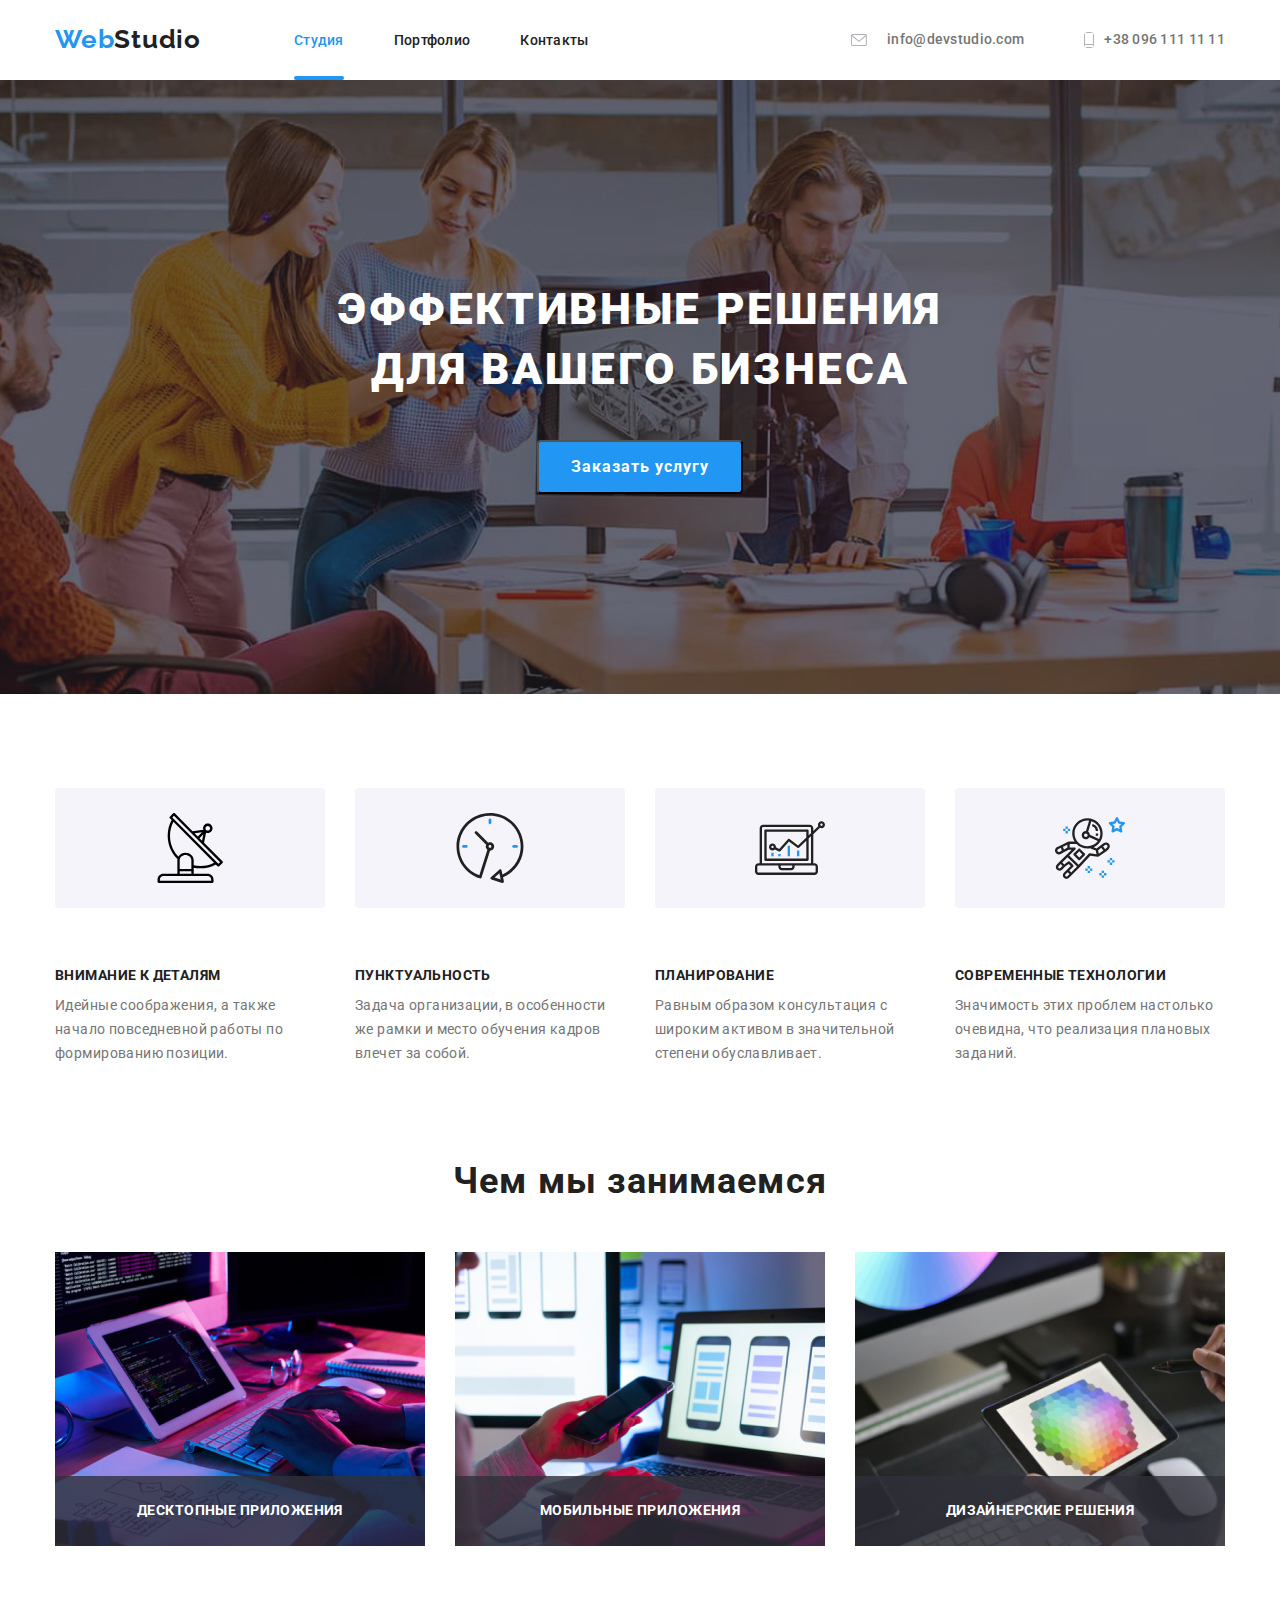
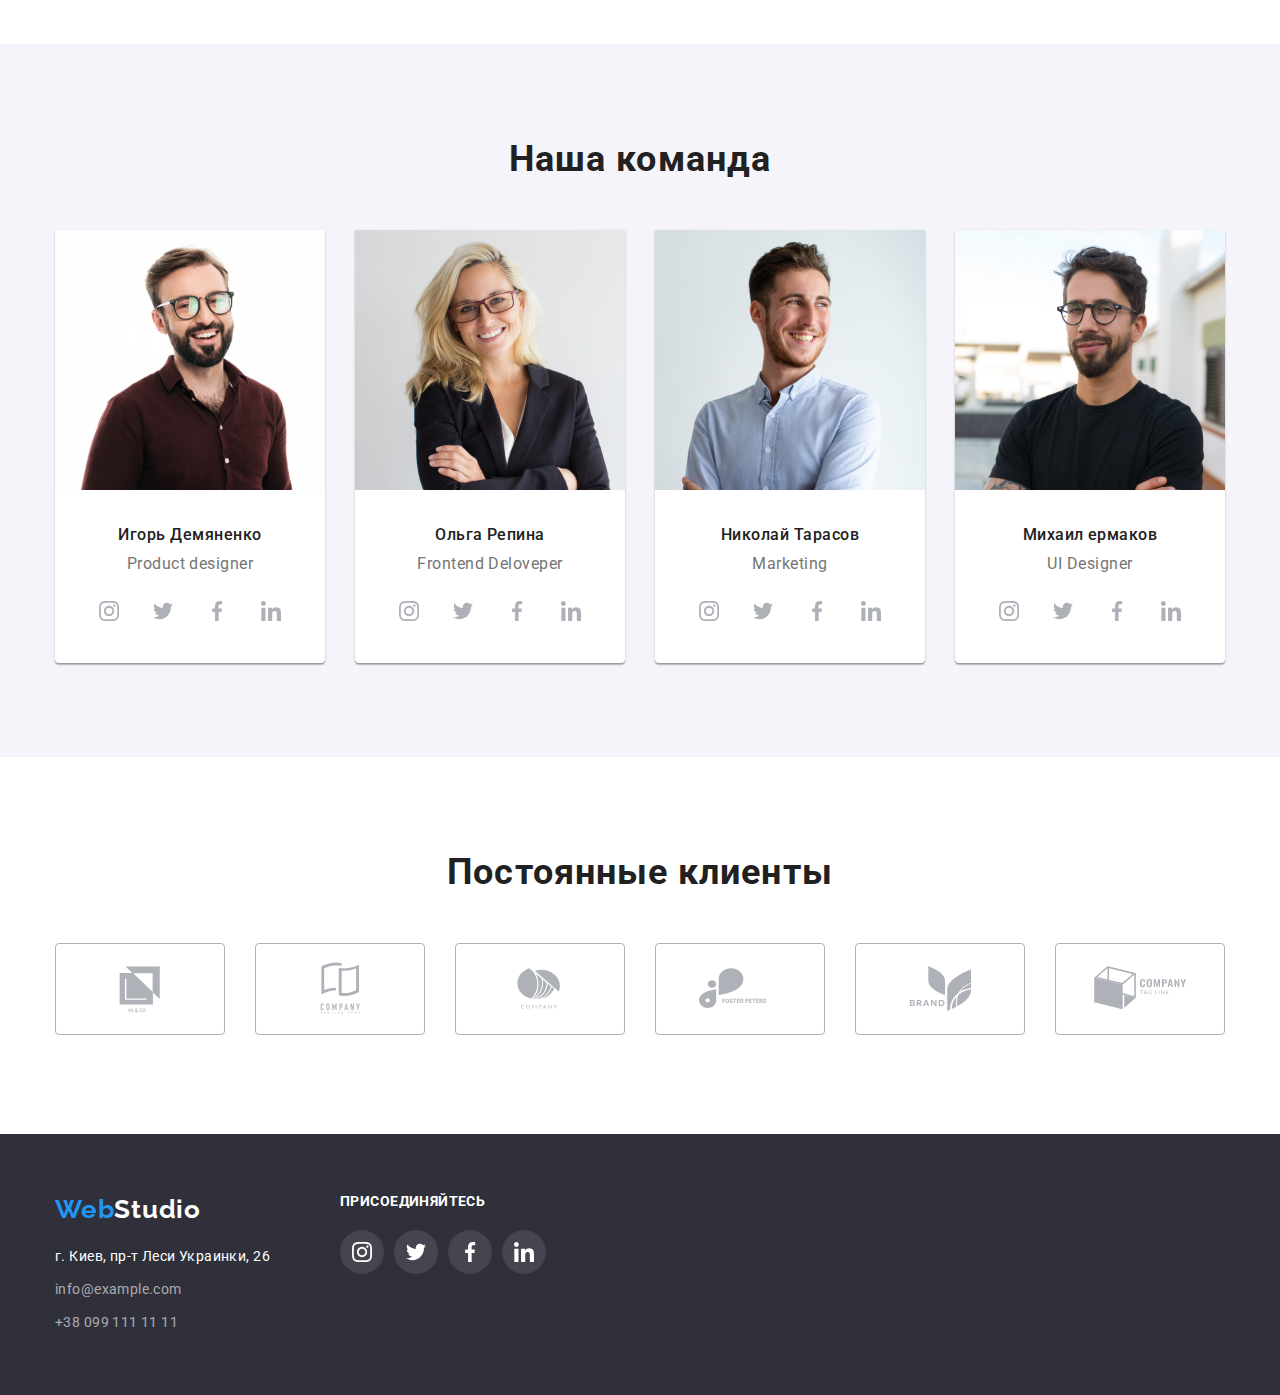
<file: index.html>
<!DOCTYPE html>
<html lang="en">
<head>
    <meta charset="UTF-8">
    <meta http-equiv="X-UA-Compatible" content="IE=edge">
    <meta name="viewport" content="width=device-width, initial-scale=1.0">
    <title>Document</title>
   
       <link rel="preconnect" href="https://fonts.googleapis.com">
    <link rel="preconnect" href="https://fonts.gstatic.com" crossorigin>
    <link href="https://fonts.googleapis.com/css2?family=Raleway:wght@700&family=Roboto:wght@400;500;700;900&display=swap" rel="stylesheet">
   
   
    <link rel="stylesheet" href="https://cdnjs.cloudflare.com/ajax/libs/modern-normalize/1.1.0/modern-normalize.min.css">
    <link rel="stylesheet" href="./css/styles.css">
</head>
<body>
    
    <header class="header"> 
        <div class="container">
            <div class="header-logadres">
                <nav>
                    <ul class="header-nav"> 
                        <li class="logo"> <a  href ="./webstodio.html" class="logo-ferst"> Web<span class="logo-lest">Studio </span> </a></li>
                      

                        <li class="item"> <a href = "./index.html" class="header-aktiv">Студия  </a>  </li>
                        
                        <li class="item"> <a href = "./portfolio.html" class="header-link" >Портфолио</a>  </li>
                        <li class="item"> <a href = "" class="header-link">Контакты</a>  </li>
                       
                    </ul>
                </nav> 
                <ul class="header-cont">
                    <div class="header-logadres header-hover">
                        <li class="item email"> 
                            <svg class="clients-icon email" height="12"   width="16">
                                <use href="./images/symbol-defs.svg#icon-email"></use>
                            </svg>
                            <a class="header-webadres" href = "mailto: info@devstudio.com" >info@devstudio.com </a>
                        </li> 
                        <li class="item web">
                            <svg class="clients-icon web" height="16"   width="10">
                                <use href="./images/symbol-defs.svg#icon-tel"></use>
                            </svg>
                            <a href ="tel:+38 096 111 11 11" class="header-contacts"> +38 096 111 11 11  </a>
                        </li>
                    </div>
                </ul>
            </div>
        </div>
    </header>
  
<main> 




    <section class="center" > 
        <div class="overlay">
    <h1 class="ferst-fase"> ЭФФЕКТИВНЫЕ РЕШЕНИЯ <br> ДЛЯ ВАШЕГО БИЗНЕСА</h1>
  <a class="fersbotton-center" > <button type="button" class="ferst-button" data-modal-open >Заказать услугу </button>  </a>
        </div>
    </section> 
<section class="difer "> <!--diference-->

    <div class="container">   
    <div class="uldifference">
        <ul class="ullink difference">
            <li class="icon-first">
                <div class="differenceicon-center">
                <svg class="icon-fifference" width="70" height="70">
                    <use href="./images/symbol-defs.svg#icon-antenna"></use>
                </svg>
            </div>
            </li>
            <li class="icon-first">
                <div class="differenceicon-center">
                <svg class=""  width="70" height="70">
                    <use href="./images/symbol-defs.svg#icon-clock"></use>
                </svg> 
                </div>
            </li>
            <li class="icon-first">
                <div class="differenceicon-center">
                <svg class=""  width="70" height="70">
                    <use href="./images/symbol-defs.svg#icon-diagram"></use>
                </svg> 
                </div>
            </li>
            <li class="icon-first">
                <div class="differenceicon-center">
                <svg class=""  width="70" height="70">
                    <use href="./images/symbol-defs.svg#icon-astronaut"></use>
                </svg>
                </div>
            </li>
        </ul>
    
    
    <ul class="differenceflex">
        <!-- <div class="difference-item"> -->
        <li class="difference-icon item icon-antenna"> 
            <h3 class="difference">ВНИМАНИЕ К ДЕТАЛЯМ </h3>
            <p class="difference-p">Идейные соображения, а также начало повседневной работы по формированию позиции.</p>
        </li>
        <li class=" difference-icon item icon-clock"> 
            <h3 class="difference">ПУНКТУАЛЬНОСТЬ </h3>
            <p class="difference-p">Задача организации, в особенности же рамки и место обучения кадров влечет за собой.</p>
        </li>
        <li class=" difference-icon item icon-diagram"> 
            <h3 class="difference">ПЛАНИРОВАНИЕ</h3>
            <p class="difference-p">Равным образом консультация с широким активом в значительной степени обуславливает.</p>
        </li>
        <li class=" difference-icon item icon-astronaut"> 
            <h3 class="difference">СОВРЕМЕННЫЕ ТЕХНОЛОГИИ</h3>
            <p class="difference-p">Значимость этих проблем настолько очевидна, что реализация плановых заданий.</p>
        </li>
    </ul> 
</div>



    <!-- </div>   -->
</div>
</section>
<!--услуги-->  
<section class="container-work">
    <div class="container">
<h2 class="work"> Чем мы занимаемся </h2>

<ul class="imagedecor">
    <div class="item-work"  >
        <div class="work-position">
                    <li class=" ">
                        <img src="./images/image1.jpg" alt="Офис" width="370">
                    </li>
                    <div class="work-name" >
                        <h2 class="work-text">Десктопные приложения </h2>
                    </div>
        </div>
        </div>
    

        <div class="item-work"  >
            <div class="work-position">
                        <li class=" ">
                            <img src="./images/image2.jpg" alt="Прилажения" width="370">
                        </li>
                        <div class="work-name" >
                            <h2 class="work-text">Мобильные приложения</h2>
                        </div>
            </div>
            </div>


            <div class="item-work"  >
                <div class="work-position">
                            <li class=" ">
                                <img src="./images/image3.jpg" alt="web-дизайн" width="370">
                            </li>
                            <div class="work-name" >
                                <h2 class="work-text">Дизайнерские решения </h2>
                            </div>
                </div>
                </div>






</ul>
</div>
</section>
<!--команда-->  
    <section class="tim" >
        <div class="container">
<h2 class="team"> Наша команда</h2>
<ul class="teamdecor"> 
    <li class="item">
        <img src="./images/prep_1.jpg" alt="Демьяненко" width="270">
             <div class="team-center">
                <h3 class="team-name"> Игорь Демяненко</h3>
                <p class="team-position"> Product designer</p>
            </div>
    
            <ul class="ullink">

                <li class="lilink">  
                    <a  class="alink" href="https://www.instagram.com">
                    <svg class="linkcvg">
                        <use href="./images/symbol-defs.svg#icon-instagram"></use>
                    </svg> 
                    </a> 
                </li>

                <li class="lilink">  
                    <a  class="alink" href="https://twitter.com/">
                    <svg class="linkcvg">
                        <use href="./images/symbol-defs.svg#icon-twitter" > </use>
                    </svg>
                    </a> 
                </li>

                <li class="lilink"  > 
                    <a class="alink"  href="https://www.facebook.com/">
                        <svg class="linkcvg"> 
                            <use href="./images/symbol-defs.svg#icon-facebook" >  </use>
                           
                        </svg>
                    </a>
                </li> 
                 <li class="lilink">  
                   <a  class="alink" href="https://ua.linkedin.com/"> 
                    <svg class="linkcvg">
                        <use href="./images/symbol-defs.svg#icon-linkedin"></use>
                    </svg>
                    </a> 
                </li>
            </ul>
</li>


    <li class="item">
        <img src="./images/prep_2.jpg " alt="Репина" width="270">
            <div class="team-center">
                <h3 class="team-name">Ольга Репина</h3>
                <p class="team-position">Frontend Deloveper</p>
            </div>
            <ul class="ullink">

                <li class="lilink">  
                    <a  class="alink" href="https://www.instagram.com">
                    <svg class="linkcvg">
                        <use href="./images/symbol-defs.svg#icon-instagram"></use>
                    </svg>
                    </a> 
                </li>

                <li class="lilink">  
                    <a  class="alink" href="https://twitter.com/">
                    <svg class="linkcvg">
                        <use href="./images/symbol-defs.svg#icon-twitter" > </use>
                    </svg>
                    
                    </a> 
                </li>

                <li class="lilink"  > 
                    <a class="alink"  href="https://www.facebook.com/">
                        <svg class="linkcvg"> 
                            <use href="./images/symbol-defs.svg#icon-facebook" > </use>
                        </svg>
                    </a>
                </li> 
                 <li class="lilink">  
                   <a  class="alink" href="https://ua.linkedin.com/"> 
                    <svg class="linkcvg">
                        <use href="./images/symbol-defs.svg#icon-linkedin"></use>
                    </svg>
                    </a> 
                </li>
            </ul>




    </li> 
    <li class="item">
        <img src="./images/prep_3.jpg" alt="Тарасов" width="270" >
            <div class="team-center">
                 <h3 class="team-name">Николай Тарасов</h3>
                <p class="team-position">Marketing</p>
            </div>

            <ul class="ullink">

                <li class="lilink">  
                    <a  class="alink" href="https://www.instagram.com">
                    <svg class="linkcvg">
                        <use href="./images/symbol-defs.svg#icon-instagram"></use>
                    </svg>
                    </a> 
                </li>

                <li class="lilink">  
                    <a  class="alink" href="https://twitter.com/">
                    <svg class="linkcvg">
                        <use href="./images/symbol-defs.svg#icon-twitter" > </use>
                    </svg>
                     </a> 
                </li>

                <li class="lilink"  > 
                    <a class="alink"  href="https://www.facebook.com/">
                        <svg class="linkcvg"> 
                            <use href="./images/symbol-defs.svg#icon-facebook" > </use>
                        </svg>
                    </a>
                </li> 
                 <li class="lilink">  
                   <a  class="alink" href="https://ua.linkedin.com/"> 
                    <svg class="linkcvg">
                        <use href="./images/symbol-defs.svg#icon-linkedin"></use>
                    </svg>
                    </a> 
                </li>
            </ul>
    </li>
    <li class="item">
        <img src="./images/prep_4.jpg" alt="Ермаков" width="270">
            <div class="team-center">
                 <h3 class="team-name">Михаил ермаков</h3>
                 <p class="team-position">UI Designer</p>
            </div>


            <ul class="ullink">

                <li class="lilink">  
                    <a  class="alink" href="https://www.instagram.com">
                    <svg class="linkcvg">
                        <use href="./images/symbol-defs.svg#icon-instagram"></use>
                    </svg>
                    </a> 
                </li>

                <li class="lilink">  
                    <a  class="alink" href="https://twitter.com/">
                    <svg class="linkcvg">
                        <use href="./images/symbol-defs.svg#icon-twitter" > </use>
                    </svg>
                    </a> 
                </li>

                <li class="lilink"  > 
                    <a class="alink"  href="https://www.facebook.com/">
                        <svg class="linkcvg"> 
                            <use href="./images/symbol-defs.svg#icon-facebook" > 
                            </use>
                        </svg>
                    </a>
                </li> 
                 <li class="lilink">  
                   <a  class="alink" href="https://ua.linkedin.com/"> 
                    <svg class="linkcvg">
                        <use href="./images/symbol-defs.svg#icon-linkedin"></use>
                    </svg>
                    </a> 
                </li>
            </ul>
    </li>
</ul>
</div>
</section>
</main>




<!-- clients -->

<section class="clients"> 

<div class="container ">
    <h2 class="team"> Постоянные клиенты</h2>
    <ul class="ulclients">
        <li class="liclients">
            <a href="" class="aclients">
                <svg  class="clients-icon" height="92"   width="170">
                    <use href=  "./images/symbol-defs.svg#icon-Client-1"></use>
                </svg>
            </a>
        </li>
        <li class="liclients" >
                <a href="" class="aclients">
                <svg class="clients-icon"height="92"   width="170">
                    <use href=  "./images/symbol-defs.svg#icon-Client-2"></use>
                 </svg>
                </a>
        </li>
        <li class="liclients" >
             <a href="" class="aclients">
                <svg class="clients-icon"height="92"   width="170">
                <use href=  "./images/symbol-defs.svg#icon-Client-3"></use>
                </svg>
            </a>
        </li>
        <li class="liclients"  > 
            <a href="" class="aclients">
                <svg class="clients-icon" height="92"   width="170">
                <use href=  "./images/symbol-defs.svg#icon-Client-4"></use>
                </svg>
             </a>
        </li>
        <li class="liclients" >
             <a href="" class="aclients">
                <svg class="clients-icon" height="92"   width="170">
                <use href=  "images/symbol-defs.svg#icon-Client-5"></use>
                </svg>
                </a>
        </li>
        <li class="liclients"> 
            <a href="" class="aclients">
                <svg class="clients-icon" height="92"   width="170">
                    
                <use href=  "images/symbol-defs.svg#icon-Client-6"></use>
                </svg>
                </a>
        </li>
    </ul>
    </div>
</section>




<footer class="footer">
    <div class="container">
        <div class="footer-container"  >
            <div class="footer-contacts">
                    <a class="logo-ferst" href ="./webstodio.html"> Web<span class="logo-footer">Studio </span> </a>
                    <address >
                        <ul>
                            <li>
                                <a href="https://goo.gl/maps/sG5o7renHpmHk2K48" class="footer-adress"> г. Киев, пр-т Леси Украинки, 26</a> 
                            </li>
                            <li>
                                <a href="mailto: info@example.com" class="footer-contaktsemail">info@example.com</a>  
                            </li>
                            <li>
                            <a href="tel:+38 099 111 11 11 " class="footer-contaktstel"> +38 099 111 11 11</a> 
                            </li>
                        </ul>
                    </address>
            </div>
            <div class="footer-link">

                <h2 class="footer-join">присоединяйтесь</h2>
                <ul class=" ulfooterlink ullink ">

                    <li class="lilink">  
                        <a  class="alink alinkfooter" href="https://www.instagram.com">
                        <svg class="linkcvgfooter">
                            <use href="./images/symbol-defs.svg#icon-instagram"></use>
                        </svg>
                        </a> 
                    </li>

                    <li class="lilink">  
                        <a  class="alink  alinkfooter" href="https://twitter.com/">
                        <svg class="linkcvgfooter">
                            <use href="./images/symbol-defs.svg#icon-twitter" > 
                        </svg>
                        </use>
                        </a> 
                    </li>

                    <li class="lilink"  > 
                        <a class="alink  alinkfooter"  href="https://www.facebook.com/">
                            <svg class="linkcvgfooter"> 
                                <use href="./images/symbol-defs.svg#icon-facebook" > </use>
                                
                            </svg>
                        </a>
                    </li> 
                    <li class="lilink">  
                    <a  class="alink alinkfooter" href="https://ua.linkedin.com/"> 
                        <svg class="linkcvgfooter">
                            <use href="./images/symbol-defs.svg#icon-linkedin"></use>
                        </svg>
                        </a> 
                    </li>
                </ul>

            </div>  
        </div> 
    </div>
</footer>


<div class="backdrop is-hidden" data-modal>
   
    <!-- <div class="unbutton-modal"></div>  -->
        <div class="modal">


                    <button class="button-modal" data-modal-close> 
                        <svg  height="10"   width="10">
                            <use href="./images/symbol-defs.svg#icon-Vector"></use>
                        </svg>
                    </button>
        </div>
    </div>
</div>


<script src="./js/modal.js"></script>
</body>

</body>
</html>
</file>
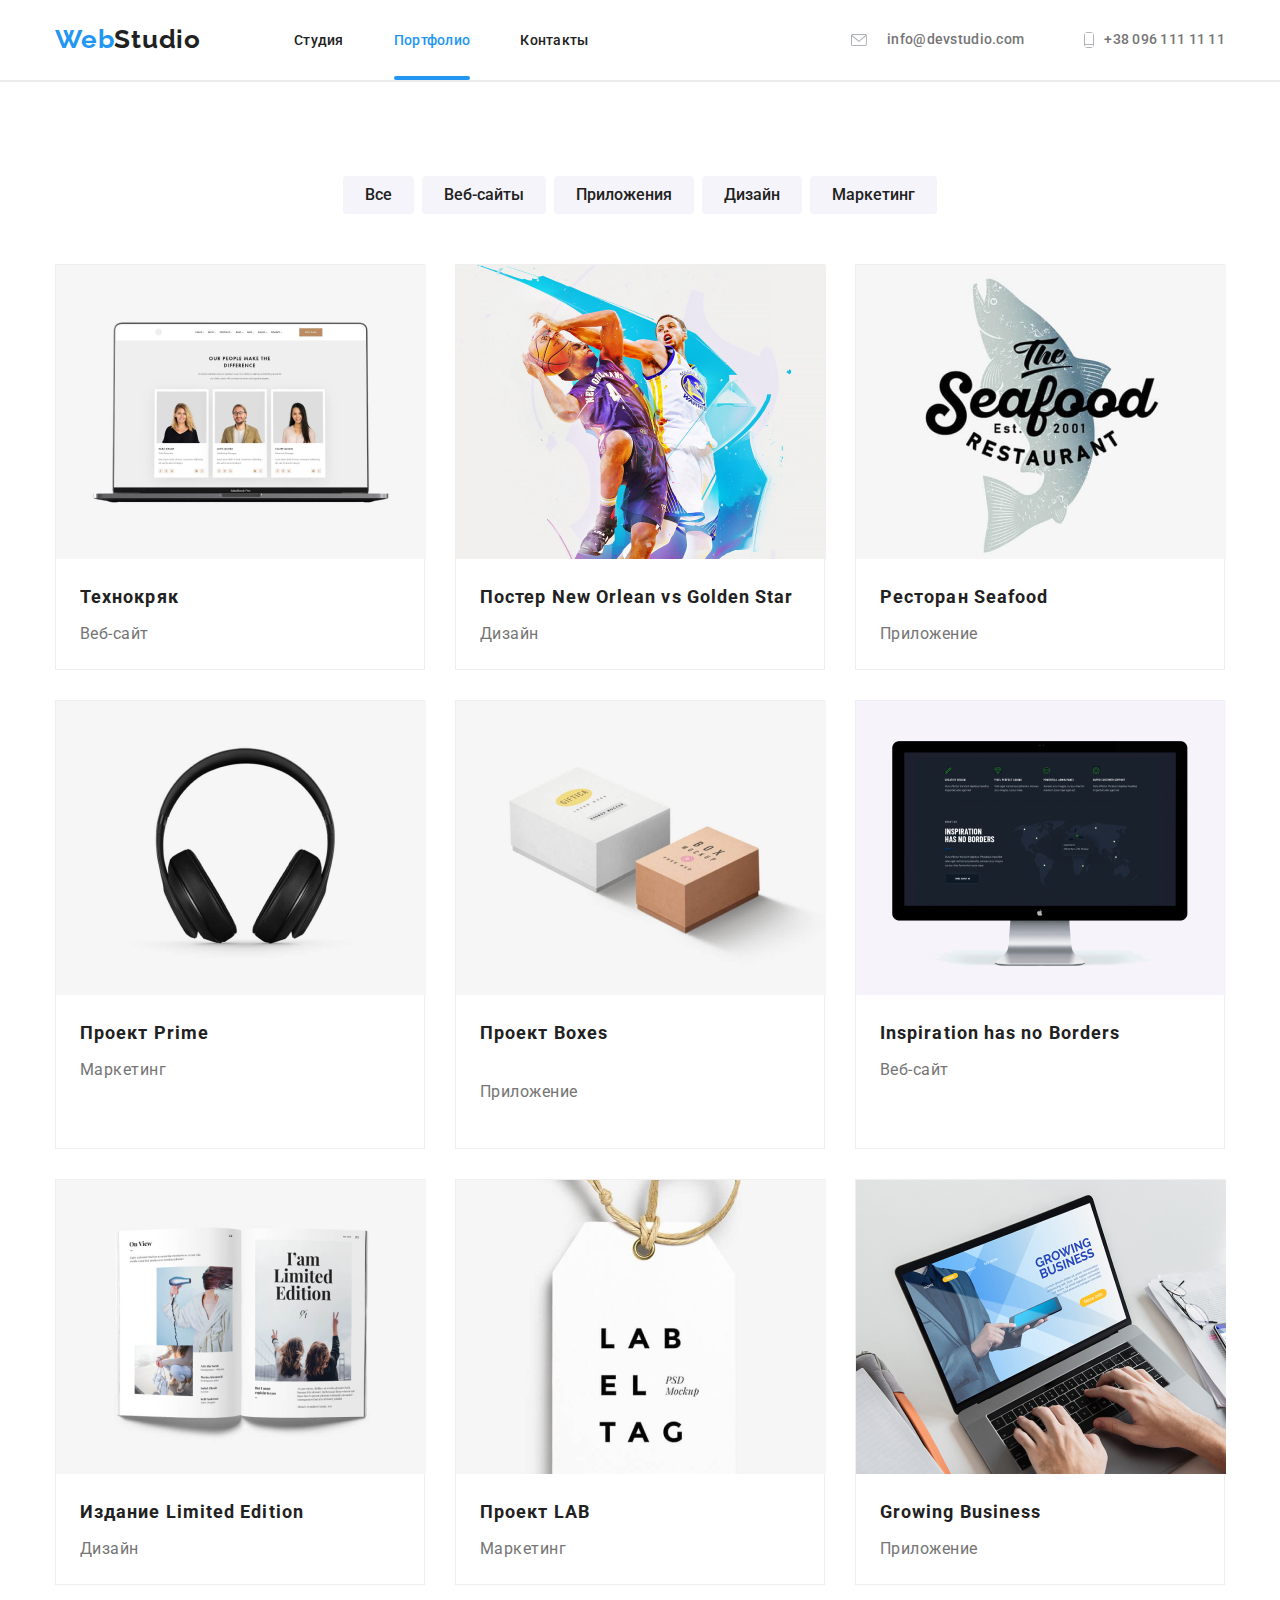
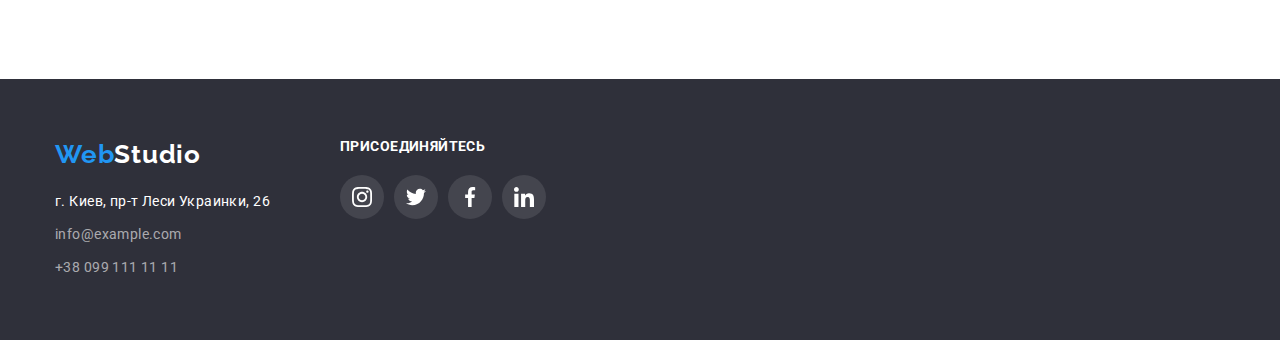
<file: portfolio.html>
<!DOCTYPE html>
<html lang="en">
<head>
    <meta charset="UTF-8">
    <meta http-equiv="X-UA-Compatible" content="IE=edge">
    <meta name="viewport" content="width=device-width, initial-scale=1.0">
    <title>Portfolio</title>
    
    
          <link rel="preconnect" href="https://fonts.googleapis.com">
    <link rel="preconnect" href="https://fonts.gstatic.com" crossorigin>
    <link href="https://fonts.googleapis.com/css2?family=Raleway:wght@700&family=Roboto:wght@400;500;700;900&display=swap" rel="stylesheet">
    <link rel="stylesheet" href="https://cdnjs.cloudflare.com/ajax/libs/modern-normalize/1.1.0/modern-normalize.min.css">
    <link rel="stylesheet" href="./css/styles.css">
</head>

<body>
       
    <header class="header"> 
        <div class="container">
            <div class="header-logadres">
                <nav>
                    <ul class="header-nav"> 
                    <li class="logo"> <a  href ="./webstodio.html" class="logo-ferst"> Web<span class="logo-lest">Studio </span> </a></li>
                    <li class="item"> <a href = "./index.html" class= "header-link">Студия  </a>  </li>
                    <li class="item"> <a href = "./portfolio.html" class="header-aktiv" >Портфолио</a>  </li>
                    <li class="item"> <a href = "" class="header-link">Контакты</a>  </li>
                    </ul>
                </nav> 
                <ul class="header-cont">
                    <div class="header-logadres header-hover">
                        <li class="item email"> 
                            <svg class="clients-icon email" height="12"   width="16">
                                <use href="./images/symbol-defs.svg#icon-email"></use>
                            </svg>
                            <a href = "mailto: info@devstudio.com" class="header-webadres">info@devstudio.com </a>
                        </li> 
                        <li class="item web">
                            <svg class="clients-icon web" height="16"   width="10">
                                <use href="./images/symbol-defs.svg#icon-tel"></use>
                            </svg>
                            <a href ="tel:+38 096 111 11 11" class="header-contacts"> +38 096 111 11 11  </a>
                        </li>
                    </div>
                </ul>
            </div>
        </div>
    </header>
    
<main>
    <div class="border-bottom"></div>
        <!-- навигация по сайту-->
        <section class="section-bottom" >   
            <div class="container">
                
                    <ul class="button button-section">
                        <li  > <button class="last"  type="button">Все </button>  </li>
                        <li > <button  class="last" type="button"> Веб-сайты </button> </li>
                        <li > <button  class="last" type="button"   > Приложения</button>   </li>
                        <li > <button  class="last" type="button" > Дизайн </button>  </li>
                        <li > <button  class="last" type="button"  > Маркетинг </button>  </li>
                    </ul>
            </div>
    


    
                
                    <!-- Примеры работ -->
                    <div class="container"> 
                        <ul class="works-title">
                                                  
                            <li class="item">
                                <div class="overley-full"> 
                                        <div class="overley"> 
                                            <p class="overley-text"> Ресурс предлагает комплексные предложения с разным уровнем функционала и сервисов. Все это позволит посетителю получить исчерпывающие сведения о компании или частном лице.</p> 
                                           <img src="./images/work1.jpg" width="370">
                                         </div>
                                    
                                        <div class="progect-decoration">
                                            <h3 class="works-text"> Технокряк</h3> <br>
                                            <p class="works-symbol"> Веб-сайт</p>
                                        </div>
                                </div>
                            </li>
                            <li class="item">
                                <div class="overley-full"> 
                                    <div class="overley"> 
                                        <p class="overley-text"> Ресурс предлагает комплексные предложения с разным уровнем функционала и сервисов. Все это позволит посетителю получить исчерпывающие сведения о компании или частном лице.</p> 
                                       <img src="./images/work2.jpg" width="370">
                                    </div>
                                    <div class="progect-decoration">
                                        <h3 class="works-text"> Постер New Orlean vs Golden Star</h3><br>
                                        <p class="works-symbol"> Дизайн</p>
                                    </div>
                                </div>
                            </li>
                            <li class="item">
                                <div class="overley-full"> 
                                        <div class="overley"> 
                                            <p class="overley-text"> Ресурс предлагает комплексные предложения с разным уровнем функционала и сервисов. Все это позволит посетителю получить исчерпывающие сведения о компании или частном лице.</p> 
                                        <img src="./images/work3.jpg" width="370">
                                        </div>
                                    </div>
                                            <div class="progect-decoration">
                                                <h3 class="works-text"> Ресторан Seafood</h3> <br>
                                                <p class="works-symbol"> Приложение</p>
                                            </div>
                                
                            </li>
                            <li class="item">
                                <div class="overley-full"> 
                                    <div class="overley"> 
                                        <p class="overley-text"> Ресурс предлагает комплексные предложения с разным уровнем функционала и сервисов. Все это позволит посетителю получить исчерпывающие сведения о компании или частном лице.</p> 
                                       <img src="./images/work4.jpg" width="370">
                                     </div>
                                    <div class="progect-decoration">
                                        <h3 class="works-text"> Проект Prime</h3><br>
                                        <p class="works-symbol"> Маркетинг</p>
                                    </div>
                                </div>
                            </li>
                            <li class="item">
                                <div class="overley-full"> 
                                    <div class="overley"> 
                                        <p class="overley-text"> Ресурс предлагает комплексные предложения с разным уровнем функционала и сервисов. Все это позволит посетителю получить исчерпывающие сведения о компании или частном лице.</p> 
                                       <img src="./images/work5.jpg" width="370">
                                     </div>
                                    <div class="progect-decoration">
                                        <h3 class="works-text"> Проект Boxes</h3><br>
                                        <h4 class="works-symbol"> Приложение</p>
                                    </div>
                                </div>
                            </li>
                            <li class="item">
                                <div class="overley-full"> 
                                    <div class="overley"> 
                                        <p class="overley-text"> Ресурс предлагает комплексные предложения с разным уровнем функционала и сервисов. Все это позволит посетителю получить исчерпывающие сведения о компании или частном лице.</p> 
                                       <img src="./images/work6.jpg" width="370">
                                     </div>
                                    <div class="progect-decoration">
                                        <h3 class="works-text"> Inspiration has no Borders</h3><br>
                                        <p class="works-symbol"> Веб-сайт</p>
                                    </div>
                                </div>
                            </li>
                            <li class="item">
                                <div class="overley-full"> 
                                    <div class="overley"> 
                                        <p class="overley-text"> Ресурс предлагает комплексные предложения с разным уровнем функционала и сервисов. Все это позволит посетителю получить исчерпывающие сведения о компании или частном лице.</p> 
                                       <img src="./images/work7.jpg" width="370">
                                     </div>
                                    <div class="progect-decoration">
                                        <h3 class="works-text"> Издание Limited Edition</h3><br>
                                        <p class="works-symbol"> Дизайн</p>
                                    </div>
                                </div>
                            </li>
                            <li class="item">
                                <div class="overley-full"> 
                                    <div class="overley"> 
                                        <p class="overley-text"> Ресурс предлагает комплексные предложения с разным уровнем функционала и сервисов. Все это позволит посетителю получить исчерпывающие сведения о компании или частном лице.</p> 
                                       <img src="./images/work8.jpg" width="370">
                                     </div>
                                    </div>
                                    <div class="progect-decoration">
                                        <h3 class="works-text"> Проект LAB</h3><br>
                                        <p class="works-symbol"> Маркетинг </p>
                                    </div>
                                
                            </li>
                            <li class="item">
                                <div class="overley-full"> 
                                            <div class="overley"> 
                                                <p class="overley-text"> Ресурс предлагает комплексные предложения с разным уровнем функционала и сервисов. Все это позволит посетителю получить исчерпывающие сведения о компании или частном лице.</p> 
                                            <img src="./images/work9.jpg" width="370">
                                            </div>
                                    
                                    <div class="progect-decoration">
                                        <h3 class="works-text"> Growing Business</h3><br>
                                        <p class="works-symbol"> Приложение</p>
                                
                                    </div>
                                </div>
                            </li>
            </ul>
    </div>
    </section>
</main>
<footer class="footer">
    <div class="container">
        <div class="footer-container"  >
            <div class="footer-contacts">
                    <a class="logo-ferst" href ="./webstodio.html"> Web<span class="logo-footer">Studio </span> </a>
                    <address >
                        <ul>
                            <li>
                                <a href="https://goo.gl/maps/sG5o7renHpmHk2K48" class="footer-adress"> г. Киев, пр-т Леси Украинки, 26</a> 
                            </li>
                            <li>
                                <a href="mailto: info@example.com" class="footer-contaktsemail">info@example.com</a>  
                            </li>
                            <li>
                            <a href="tel:+38 099 111 11 11 " class="footer-contaktstel"> +38 099 111 11 11</a> 
                            </li>
                        </ul>
                    </address>
            </div>
            <div class="footer-link">

                <h2 class="footer-join">присоединяйтесь</h2>
                <ul class=" ulfooterlink ullink ">

                    <li class="lilink">  
                        <a  class="alink alinkfooter" href="https://www.instagram.com">
                        <svg class="linkcvgfooter">
                            <use href="./images/symbol-defs.svg#icon-instagram"></use>
                        </svg>
                        </a> 
                    </li>

                    <li class="lilink">  
                        <a  class="alink  alinkfooter" href="https://twitter.com/">
                        <svg class="linkcvgfooter">
                            <use href="./images/symbol-defs.svg#icon-twitter" > 
                        </svg>
                        </use>
                        </a> 
                    </li>

                    <li class="lilink"  > 
                        <a class="alink  alinkfooter"  href="https://www.facebook.com/">
                            <svg class="linkcvgfooter"> 
                                <use href="./images/symbol-defs.svg#icon-facebook" > </use>
                                
                            </svg>
                        </a>
                    </li> 
                    <li class="lilink">  
                    <a  class="alink alinkfooter" href="https://ua.linkedin.com/"> 
                        <svg class="linkcvgfooter">
                            <use href="./images/symbol-defs.svg#icon-linkedin"></use>
                        </svg>
                        </a> 
                    </li>
                </ul>

            </div>  
        </div> 
    </div>
</footer>
   

</body>
</html>
</file>
<file: css/styles.css>
html{
    box-sizing: border-box;    
}
*,
*::before,
*::after{
    box-sizing: inherit;
}
:root{
    --trend-color:#2196F3;
    --notrend-kolor: #757575;
}
body {
    margin: 0;
    font-family: "Roboto", sans-serif;
    color: #212121;
    font-style: normal;
    
}
li {list-style: none;
    padding: 0;
    margin: 0;}
ul, h1, h2, h3, p{ 
    padding: 0;
        margin: 0;

    }

    /* .reset-ul{
        padding: 0;
        margin: 0;
    } */

 a {
    text-decoration: none;
} 



.logo-ferst{
display: inline-block;
font-family: 'Raleway';
font-weight: 700;
font-size: 26px;
line-height: 1.2;
letter-spacing: 0.03em; 
color: var(--trend-color);
transition:  250ms cubic-bezier(0.4, 0, 0.2, 1);
/* margin-top: 24;
margin-bottom: 25; */

}



.logo-ferst .logo-lest{
    display: inline-block;
    color: #212121;
    margin-top: 24px;
    margin-bottom: 25px;
    transition:  250ms cubic-bezier(0.4, 0, 0.2, 1);
}
.logo-ferst:hover,
.logo-ferst:focus{
    cursor: pointer;
    color: var(--notrend-color);
    transition:  250ms cubic-bezier(0.4, 0, 0.2, 1);
   
}
/* container  */
.container{

 width: 1200px;
 padding-left: 15px;
 padding-right: 15px;
    margin-right: auto;
    margin-left: auto;
    margin-bottom: 0;
        /* outline: 2px solid #212121; */
  
    }
/* header navigation */
.header {
    /* background:#FFFFFF; */
    background:#FFFFFF;
    /* border: 1px solid #ECECEC; */
    /* border-bottom: 1px solid #ECECEC; */
    }
    .border-bottom{
         display: block;
       /*width: 5px;
       height: 100%;
       /* background:  #ECECEC;  
       background:  #212121;  */
       border: 0.5px solid #ECECEC;
    }

.header-link{
   font-weight: 500;
font-size: 14px;
line-height: 1.14;
letter-spacing: 0.02em;
color: #212121;;
padding-bottom: 32px;
padding-top: 32px;
transition:250ms cubic-bezier(0.4, 0, 0.2, 1);
        }
    .header-aktiv{
       display: block;
        font-weight: 500;
        font-size: 14px;
        line-height: 1,14;
        letter-spacing: 0.02em;
        color: var(--trend-color);

        padding-bottom: 32px;
        padding-top: 32px;
        /* border-bottom: 3px solid transparent; */
        transition:250ms cubic-bezier(0.4, 0, 0.2, 1);
       /* border-bottom: 4px transparent solid  #2196F3; */
    }
    
    .header-aktiv:hover,
    .header-aktiv:focus{
        color: #212121;
        transition: 250ms cubic-bezier(0.4, 0, 0.2, 1);
        /* border-bottom: 4px  solid  #2196F3; */
        /* border-bottom: none; */
    }

    .header-nav{
        display: flex;
        align-items:center;
        overflow: hidden;
        margin-top: 0;
        padding-bottom: 0;
        margin-bottom: 0;
        padding-bottom: 0;


    }
    .header-nav .logo{
        margin-right:93px;
        transition:  250ms cubic-bezier(0.4, 0, 0.2, 1);
    }
    .header-nav .item{
        margin-right: 50px;
       
    }
    .header-nav .item:last-child{
        margin-right: 0px;
        
    }
      /* header finich */


  
.header-link:hover, 
.header-link:focus
{
    color: var(--trend-color); 
    transition: 250ms cubic-bezier(0.4, 0, 0.2, 1);
    /* border-bottom: 4px  solid  #2196F3; */
}

/* Нижнее подчеркивание активной страници */

a {
    position: relative;
   
  }
  a:after {
    display: block;
    position: absolute;
  /*задаём цвет линии*/
    content: "";
   
  }  
  .header-aktiv::after{
    content: "";
    display: block;
    position: absolute;
    padding-top: 0;
    margin-top: 28px;
    width: 100%;
    height: 4px;
    background: #2196F3;
    border-radius: 2px;

    
}





















/* header contacts */
        .header-cont {

            display: flex;
            /* align-items:center; */
margin-left: auto;
color: var(--notrend-kolor);
            font-size: 14px;
            font-weight: 500;
            line-height: 1.14; 
            letter-spacing: 0.02em;  
            /* padding-bottom: 32px; */
            transition:  250ms cubic-bezier(0.4, 0, 0.2, 1);
        }
         .header-webadres {
                color: var(--notrend-color);
                padding-top: 32px;
                padding-bottom: 32px;
                margin-left: 10px;
                transition:  250ms cubic-bezier(0.4, 0, 0.2, 1);
            }
     .header-contacts {
           color: var(--notrend-color);
           padding-top: 32px;
           padding-bottom: 32px;
           margin-left: 10px;
           transition:  250ms cubic-bezier(0.4, 0, 0.2, 1);
                }



                .item:hover .email
                 {
                    color: var(--trend-color); 
                    fill:#2196F3;
                    transition:  250ms cubic-bezier(0.4, 0, 0.2, 1);
                }
                .item:hover, 
                .item:focus-within   .email {
                
                    transition:  250ms cubic-bezier(0.4, 0, 0.2, 1);
                    /* color: var(--trend-color);  */
                    fill:#2196F3;
                }
               
                .item:hover .web
                {
                    color: var(--trend-color); 
                     fill:#2196F3; 
                     transition:  250ms cubic-bezier(0.4, 0, 0.2, 1);
                }
                .item:hover, 
                .item:focus-within .web {
                
                    transition:  250ms cubic-bezier(0.4, 0, 0.2, 1);
                    color: var(--trend-color);   
                    fill:#2196F3;
                }
              

.header-contacts:focus-within  .email
{
    fill:#2196F3;
    color: var(--trend-color); 
    transition:  250ms cubic-bezier(0.4, 0, 0.2, 1);
}
.header-contacts:focus-within .web, 
.header-contacts:focus
{
    transition:  250ms cubic-bezier(0.4, 0, 0.2, 1);
    fill:#2196F3;
    color: var(--trend-color);  
}


.header-webadres:hover, 
.header-webadres:focus
{
    fill:#2196F3;
    color: var(--trend-color); 
    transition:  250ms cubic-bezier(0.4, 0, 0.2, 1);
} 







.header-cont .item{
    display: flex;
    align-items: center;
    /* margin-left: 10px; */
    margin-right: 50px;
}
.header-cont .item:last-child{
    margin-right: 0px;
    margin-left: 10px;
    
}
.header-logadres{
    display: flex;
    align-items: center;
    /* border-bottom: 3px solid transparent; */
    

    
}

.clients-icon.email{
    transition:  250ms cubic-bezier(0.4, 0, 0.2, 1);
    border-radius: 0;
    display: block;
    margin-right: 10px;
    border: 0;
    /* margin-left: 10px; */
    }
    .clients-icon.web{
       
        border: 0;
        
    }




/* первичное приветсвие index.html */
.ferst-fase{
    display: block;
     /* background:#2F303A; */
     font-weight: 900;
     Font-size: 44px;
     Line-height: 1.36;
     letter-spacing: 0.06em;
     color:#FFFFFF;
     margin-bottom: 40px;

     margin-top: 0;
/* margin-bottom: 30px; */
text-align: center;
/* padding-top: 200px;
padding-bottom: 280px; */

 }



/* index button */
.ferst-button{
    display: inline-block;
    border-radius: 4px;
    padding: 10px 32px;
    text-align: center; 

    background:var(--trend-color);
    font-weight: 700;
    font-size: 16px;
    line-height: 1.88;
    cursor: pointer;
    color:#FFFFFF;
    letter-spacing: 0.06em;
    transition: 250ms cubic-bezier(0.4, 0, 0.2, 1);}

    .ferst-button:hover, .ferst-button:focus{
    background:green;
    color: var(--trend-color);
}
.center{
    display: blok;
    text-align: center;
    padding-top: 200px;
padding-bottom: 200px;
background: #2F303A; 


background-image: linear-gradient( to right,  rgba(47, 48, 58, 0.4),
rgba(47, 48, 58, 0.4)), url(../images/imagfon.jpg);
max-width: 1600px;
/* outline: 10px solid tomato; */
margin-left: auto;
margin-right: auto;
background-size: cover;
background-repeat: no-repeat;
background-position: center;
    
}
.difer{
    padding-top: 94px;
    padding-bottom:94px;
    padding-inline-start: 0;


}
    /* navigation .button potfolio */


    /* .button{

         display: inline-block; 
        color:#212121;
        Font-style: Roboto;
        font-weight: 500;
        Font-size: 16px;
       Line-height: 1.63;
        /* border-radius: 4px;
        padding: 6px 22px;  */
        /* padding-top: 6px; */
        /* padding-bottom: 22px; */
        /* text-align: center; }*/
        
    




/* justify-content: center;  */
 

 .button-section{  
    display: flex;
 justify-content: center; 
    
    margin-bottom: 50px; } 
    .section-bottom{
        padding-top: 94px;
        padding-bottom: 94px;
    }

 .button li{

    border-radius: 4px;
    margin-right: 8px;
     /* justify-content: center;  */
   }  
   .button li:last-child{
    margin-right: 0px;
   }
   
.button .activ{
    Font-style: Roboto;
        font-weight: 500;
        Font-size: 16px;
       Line-height: 1.63;
    border: 0;
    padding: 6px 22px; 
display: inline-block;
 border-radius: 4px; 
    color: #FFFFFF;
    background: var(--trend-color);
    cursor: pointer; 
    transition:  250ms cubic-bezier(0.4, 0, 0.2, 1);
   
}
.button .last{
    Font-style: Roboto;
        font-weight: 500;
        Font-size: 16px;
       Line-height: 1.63;
    border: 0;
    padding: 6px 22px; 
 border-radius: 4px;  
background: #F5F4FA;
color: #212121;
cursor: pointer;
transition: 250ms cubic-bezier(0.4, 0, 0.2, 1);
}

.button .activ:hover, .button .activ:focus{
    transition:  250ms cubic-bezier(0.4, 0, 0.2, 1);
    background:green;
    color: var(--trend-color);
    box-shadow: 0px 3px 1px rgba(0, 0, 0, 0.1), 0px 1px 2px rgba(0, 0, 0, 0.08), 0px 2px 2px rgba(0, 0, 0, 0.12);
/* border-radius: 4px; */
    
}
    .button .last:hover, .button .last:focus{
        transition:  250ms cubic-bezier(0.4, 0, 0.2, 1);
        background: var(--trend-color);
        color: #F5F4FA;
        box-shadow: 0px 3px 1px rgba(0, 0, 0, 0.1), 0px 1px 2px rgba(0, 0, 0, 0.08), 0px 2px 2px rgba(0, 0, 0, 0.12);
/* border-radius: 4px; */
        
    }


   

/* team */





/* ferst content */

    

/* краткое описание отличий  index*/

.icon-first{
    display: flex;
    width: 270px;
    height: 120px;
    /* outline: 2px solid #212121; */
    border-radius: 4px;
    background: #F5F4FA;
    transition:  250ms cubic-bezier(0.4, 0, 0.2, 1);
        margin-bottom: 30px;
        margin-right:30px;
    }
        


        .icon-first:last-child{
            margin-right: 0;
        }


/* .differenceflex .item{
    display: flex; 
        width: 270px;
        margin-right: 30px;
        margin-left: 0;


            } */

             .differenceflex .item:last-child{
        margin-right: 0;
    }

.ulifference{
    display: flex;
    padding-top: 0;
    padding-left: 0;
    padding-right: 0;
    margin-left: 0;
    margin-right: 0;

    
}



    .differenceflex {
        display: flex;
       


            }
    .differenceflex:last-child{
        margin-right: 0;
    }
    .difference-icon{
        
       
        width: 270px;
        margin-right: 30px;
        margin-left: 0;
       
        /* outline: 5px solid #212121;  */
        display: block ; 
         /* background-size: contain ; */
         
        
        
    }
    .differenceicon-center{
        display: block;
     padding-left: 100px;
     padding-right: 100px;
     padding-top: 25px;
     padding-bottom: 25px;

      


    }
    .ullink.difference{
        margin-left: 0;
    }

    /* .icon-fifference{
background-size: contain;
    } */
.difference{
    color:#212121;
    font-weight: 700;
    font-size: 14px;
    line-height: 1.14;
    letter-spacing: 0.03em;

    margin-bottom: 10px;
      }

.difference-p {
    font-weight: 400;
    font-size: 14px;
    line-height: 1.71;
    letter-spacing: 0.03em;
    color:var(--notrend-kolor);
    }
    /* class work = class team      team index.html*/
.work {
    color:#212121;
    font-weight: 700;
    font-size: 36px;
    line-height: 1.17;
    letter-spacing: 0.03em;
    text-align: center;
    margin-bottom: 50px;}

    .container-work{
        padding-bottom: 94px;

    }
   
    .imagedecor{
        display: flex;
      

    }

    .item-work{
       display: block; 
        margin-right: 30px;
    }
    .item-work:last-child{
        margin-right: 0;
    }


    .work-position{
        
        position: relative; 
       
    }
.work-name{
    display: block;
    width: 370px;
    height: 30px;
    position: absolute;
    top: 224px;
    right: 0;
}

.work-text{


display: block;
padding: 27px 82px;


font-family: 'Roboto';
font-style: normal;
font-weight: 700;
font-size: 14px;
line-height: 1.14;
text-align: center;
letter-spacing: 0.03em;
text-transform: uppercase;
color: #FFFFFF;
background: rgba(47, 48, 58, 0.8);
}




     .team {
        color:#212121;
        font-weight: 700;
        font-size: 36px;
        line-height: 1.17;
        letter-spacing: 0.03em;
         margin-bottom: 50px;
         text-align: center;
   }
   .teamdecor{
    display: flex;

    
       }
       .teamdecor .item{
        width: 270px;
        margin-right: 30px;
        /* outline: 2px solid #212121; */
        background: #FFFFFF;
        box-shadow: 0px 1px 3px rgba(0, 0, 0, 0.12), 0px 1px 1px rgba(0, 0, 0, 0.14), 0px 2px 1px rgba(0, 0, 0, 0.2);
        border-radius: 0px 0px 4px 4px;

       }
       .teamdecor .item:last-child{
        
        margin-right: 0;
       }

.team-name{
    font-weight: 500;
    font-size: 16px;
    line-height: 1.19;
    letter-spacing: 0.03em;
    color: #212121;

    margin-bottom: 10px;
}
.team-position{
    display: inline-block;
font-weight: 400;
font-size: 16px;
line-height: 1.19;
letter-spacing: 0.03em;
color: var(--notrend-kolor);

/* margin-bottom: 30px; */
}
.team-center{
    display: block;
    padding-top: 30px;
    padding-bottom: 16px;
    text-align: center;
}
/* link cocial tiam посилання на соц мережі команди */


.ullink{
    display: flex;
    margin: 0;
    margin-left: 32px;
    padding-bottom: 30px;
    
   
    
}
.lilink{
    /* margin-right: 10px; */
    display: flex;
    margin-right: 10px;
   
    } 

.ullink:nth-first-child{
    margin-left: 32px;
}




.alink{
display: flex;
    width: 44px;
    height: 44px;
    padding-left: 12px;
    padding-right: 12px;
    padding-top: 12px;
    padding-bottom: 12px;
    border-radius: 50%;
   

}

.linkcvg{
    transition:  250ms cubic-bezier(0.4, 0, 0.2, 1);
    fill:#AFB1B8; 
    }

.alink:hover  .linkcvg
 {
    transition:  250ms cubic-bezier(0.4, 0, 0.2, 1);
    fill: #FFFFFF;
}
.alink:hover{
    transition:  250ms cubic-bezier(0.4, 0, 0.2, 1);
     background: #2196F3;
}


.alink:focus  .linkcvg {
    transition:  250ms cubic-bezier(0.4, 0, 0.2, 1);
    
    fill: #FFFFFF;
    
   }
   
    .alink:focus  {
        transition:  250ms cubic-bezier(0.4, 0, 0.2, 1);
        background: #2196F3;
        } 
        








.tim{
    padding-top: 94px;
    padding-bottom: 94px;
    background: #F5F4FA;
}
/* works portfolio  Примеры работ */
.works-title{
    display: flex;
    flex-wrap: wrap;
    
}

.works-title .item:hover{
    transition:  250ms cubic-bezier(0.4, 0, 0.2, 1);
    cursor: pointer;
    box-shadow: 0px 1px 1px rgba(0, 0, 0, 0.12), 0px 4px 4px rgba(0, 0, 0, 0.06), 1px 4px 6px rgba(0, 0, 0, 0.16);
}
.works-title .item{
    width: 370px;
    margin-right: 30px;
    margin-bottom: 30px;
       border: 1px solid #EEEEEE;
}

.works-title .item:nth-child(3n){
    margin-right: 0;
}
.works-title .item.item:nth-last-child(-n+3){
    margin-bottom: 0;}



    .works-text {
display: inline-block;
font-weight: 700;
font-size: 18px;
line-height: 2;
letter-spacing: 0.06em;
color: #212121;
margin-bottom: 4px;

    }
    .works-symbol{
        display: inline-block;
font-weight: 400;
font-size: 16px;
line-height: 1.88;
letter-spacing: 0.03em;
color:var(--notrend-kolor);
}



/* overley decirstion  */
.overley-full{
    position: relative;
    display: block;
    
} 
.overley{
    width: 370px;
    height:294px ;
    position: relative;
    overflow: hidden; 
    

}

.overley::before{

    content: "";
    display: inline-block;
position: absolute;
display: block; 


width: 100%;
height: 100%;
top: 0;
left: 0;
 
 background: rgba(33, 150, 243, 0.9); 
 transform: translateY(100%);  
  transition: transform 250ms cubic-bezier(0.4, 0, 0.2, 1);
  overflow: hidden; 
opacity: 1;

} 

/* text overley decoration */
   .overley-text{
display: inline-block;
    position: absolute;
    padding: 63px 24px; 
    font-family: 'Roboto';
    font-style: normal;
    font-weight: 400;
    font-size: 18px;
    line-height: 1.56;
     letter-spacing: 0.03em;
         color: #FFFFFF;
        
     overflow: hidden;  

        opacity: 0;
        transform: translateY(100%);  
  transition: transform 250ms cubic-bezier(0.4, 0, 0.2, 1);
       
       }
       .item:hover .overley-text{
        transform: translateY(0);  
  transition: transform 250ms cubic-bezier(0.4, 0, 0.2, 1);
  opacity: 1; 
       }
    
     .item:hover .overley::before{ 
        opacity: 1;
       transform: translateY(0);
           } 
    





/* progekt (works) decoretion */
    .progect-decoration{
        position: relative;
        display: block;
        padding-top: 20px;
        padding-bottom: 20px;
        padding-left: 24px;
        padding-right: 24px;
        
        
    }

   
/* clients */

    .ulclients{
        display: flex;
        padding-left: 0;
        padding-right: 0;
        margin-left: 0;
        margin-right: 0;

        /* height: 200px; */
    }
    .clients-icon{
        /* display: flex; */
        border: 1px solid #AFB1B8;
        border-radius: 4px;
        /* height: 92px;
        width:170px; */
          margin-left: 0;
        /* margin-right: 30px; */
        fill: #afb1b8;
        background-size: contain;
        transition:  250ms cubic-bezier(0.4, 0, 0.2, 1);

    }
    .liclients{
        margin-right: 30px;
    }
    .liclients:last-child{ 
        margin-right: 0;
    }

    .clients-icon:hover{
        transition:  250ms cubic-bezier(0.4, 0, 0.2, 1);
        border-color:#2196F3;
        cursor: pointer;
        fill: #2196F3;
    } 

    .aclients:focus .clients-icon {
        transition:  250ms cubic-bezier(0.4, 0, 0.2, 1);
        border-color:#2196F3;
       
        fill: #2196F3;

    } 
    
        

        
    

    
    

.clients{
    padding-top: 94px;
    padding-bottom: 94px;
}

/* footer */
.footer {
    
    background: #2F303A;  
    padding-bottom: 60px;
    padding-top: 60px;  }

.logo-ferst .logo-footer {
    display: inline-block;
     color:#FFFFFF; 
     transition:  250ms cubic-bezier(0.4, 0, 0.2, 1);
     margin-bottom: 20px;
    }

.footer-adress{
    display: inline-block;
         font-style: normal;
    color: #FFFFFF;
         font-weight: 400;
     font-size: 14px;
     line-height: 1.71;
     letter-spacing: 0.03em;

     margin-bottom: 9px;
     transition:  250ms cubic-bezier(0.4, 0, 0.2, 1);
   }
  

     .footer-contaktsemail{
        display: inline-block;
        font-style: normal;
        font-weight: 400;
        font-size: 14px;
        line-height: 1.71;
        letter-spacing: 0.03em;
             color: rgba(255, 255, 255, 0.6);
             margin-bottom:9px;
             transition:  250ms cubic-bezier(0.4, 0, 0.2, 1);
        }
        .footer-contaktstel{
            display: inline-block;
            font-style: normal;
            font-weight: 400;
            font-size: 14px;
            line-height: 1.71;
            letter-spacing: 0.03em;
                 color: rgba(255, 255, 255, 0.6);
                 transition:  250ms cubic-bezier(0.4, 0, 0.2, 1);
                            }

.footer-adress:hover, .footer-adress:focus {
    color: var(--trend-color);
    transition:  250ms cubic-bezier(0.4, 0, 0.2, 1);
}
.footer-contaktstel:hover, .footer-contaktstel:focus {
    color: var(--trend-color);
    transition:  250ms cubic-bezier(0.4, 0, 0.2, 1);}
    .footer-contaktsemail:hover, .footer-contaktsemail:focus {
        color: var(--trend-color);
        transition:  250ms cubic-bezier(0.4, 0, 0.2, 1);}


       .footer-join{
    margin-bottom: 20px;

font-family: 'Roboto';
font-style: normal;
font-weight: 700;
font-size: 14px;
line-height: 1.14;
letter-spacing: 0.03em;
text-transform: uppercase;
color: #FFFFFF;




       }
       .footer-container{
        display: flex;
       }
       .footer-link{
        display: block;
        margin-left: 70px;
        transition:  250ms cubic-bezier(0.4, 0, 0.2, 1);
       }
       .ulfooterlink.ullink{
        margin-left: 0;
       }
       .alink.alinkfooter{
       
        fill: #FFFFFF;

        background: rgba(255, 255, 255, 0.1);;
       }
       .alink.alinkfooter:hover{
        transition:  250ms cubic-bezier(0.4, 0, 0.2, 1);
        background:  #2196F3;
       
       }
       .alink.alinkfooter:focus{
        background:  #2196F3;
        transition:  250ms cubic-bezier(0.4, 0, 0.2, 1);
        
       }


.backdrop{
       position: fixed;
    top: 0;
    left: 0;
    width: 100%;
    height: 100%; 
    
   
    /* left:0%  ;
    top: 100%; */
    background: rgba(0, 0, 0, 0.2); 
    transition:  250ms cubic-bezier(0.4, 0, 0.2, 1);
    }

    .backdrop.is-hidden{
    opacity: 0;
    pointer-events:none;
    transition:  250ms cubic-bezier(0.4, 0, 0.2, 1);
   
    }



.modal{
    position: absolute;
    top: 50%;
    left: 50%;
    transform: translate(-50%, -50%);
    

    /* display: block; */
width: 528px;
height: 581px;
/* left: 536px;
top: 221px; */

background: #FFFFFF;
box-shadow: 0px 1px 3px rgba(0, 0, 0, 0.12), 0px 1px 1px rgba(0, 0, 0, 0.14), 0px 2px 1px rgba(0, 0, 0, 0.2);
border-radius: 4px;
}




.button-modal{
    
/* display: block; */
    position: absolute; 
    width: 30px;
    height: 30px;
    left: 490px;
    top: 8px;

    
    border-radius: 50%;
    background: #FFFFFF;
    border: 1px solid rgba(0, 0, 0, 0.1); 
  
}
</file>
